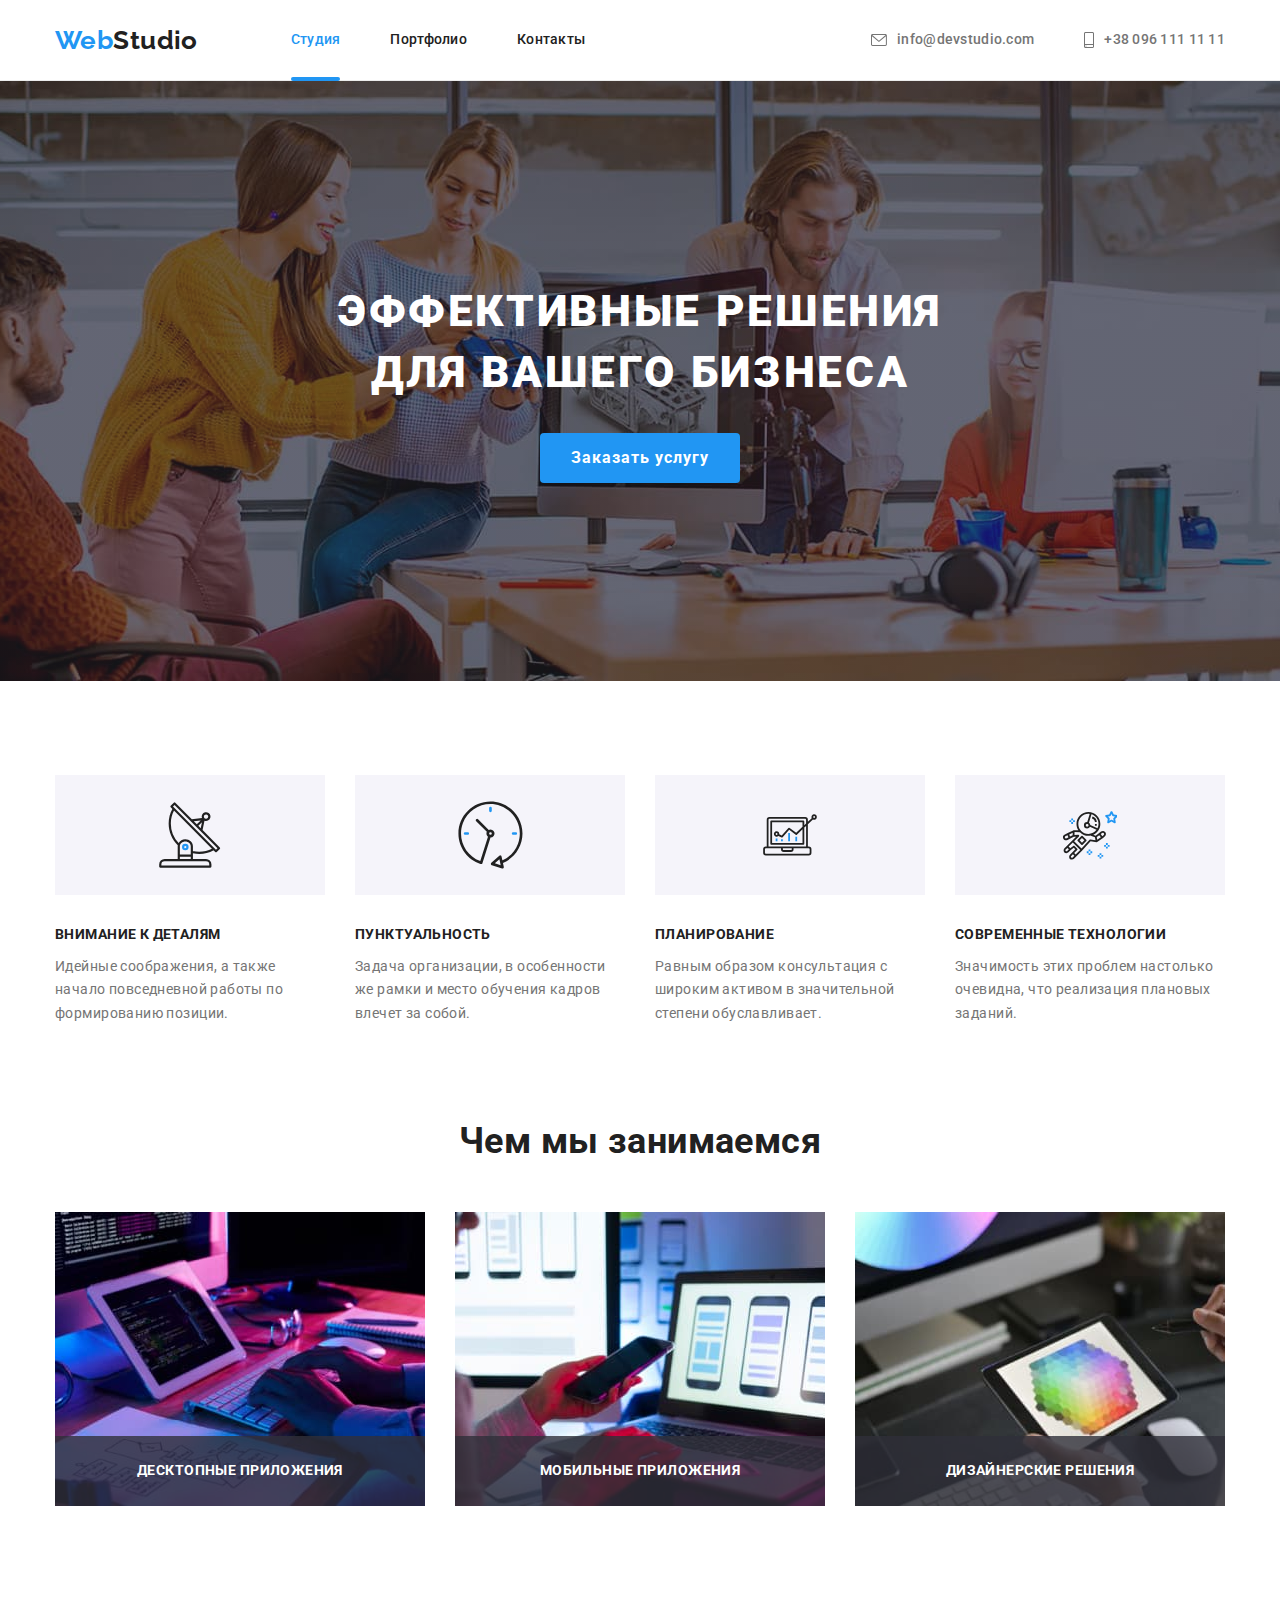
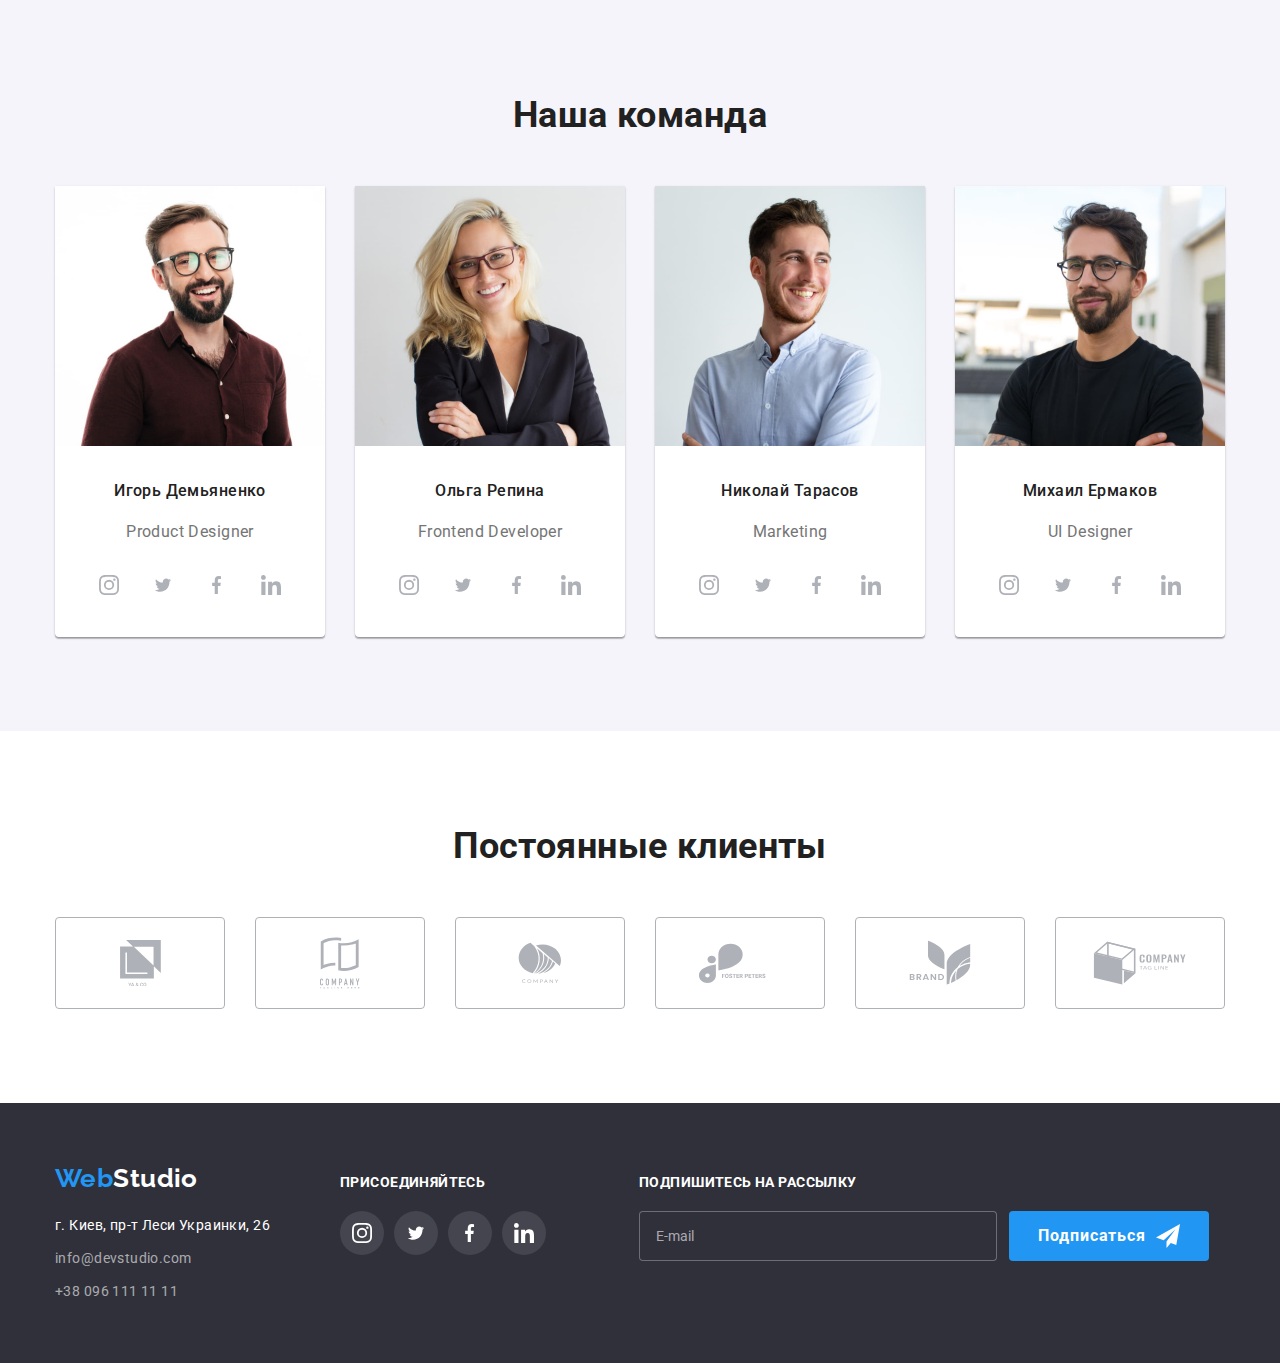
<file: index.html>
<!DOCTYPE html>
<html lang="ru">
<head>
    <meta charset="UTF-8">
    <meta http-equiv="X-UA-Compatible" content="IE=edge">
    <meta name="viewport" content="width=device-width, initial-scale=1.0">
    <title>Document</title>
    <link rel="stylesheet" href="./css/main.min.css" />
</head>
<body>
    <!--Шапка сайта-->
    <header class="page-header">
        <div class="page-header__nav container">
                <nav class="page-header__nav">
                    <a href="./index.html" class="logo">Web<span class="logo--page-header">Studio</span></a>
                    <ul class="site-nav list">
                        <li class="site-nav__item"><a href="./index.html" class="site-nav__link current">Студия</a></li>
                        <li class="site-nav__item"><a href="./portfolio.html" class="site-nav__link">Портфолио</a></li>
                        <li class="site-nav__item"><a href="" class="site-nav__link">Контакты</a></li>
                    </ul>
                </nav>
                
                <ul class="adress-nav list">
                    <li class="adress-nav__item">
                        <a href="mailto:info@devstudio.com" class="adress-nav__link" aria-label="envelope">
                        <svg class="adress-nav__icon" width="16" height="12">
                            <use href="./images/symbol-defs.svg#envelope"></use>
                        </svg> info@devstudio.com</a>
                    </li>
                    <li class="adress-nav__item">
                        <a href="tel:+380961111111" class="adress-nav__link" aria-label="smartphone">
                        <svg class="adress-nav__icon" width="10" height="16">
                            <use href="./images/symbol-defs.svg#smartphone"></use>
                        </svg>+38 096 111 11 11</a>
                    </li>
                </ul>
        </div>
    </header>

    <main>
        <!--Герой-->
        <section class="hero hero__overlay">
            <div class="container">
                <h1 class="hero__title">Эффективные решения для вашего бизнеса</h1>
                <button type="button" class="hero__btn pointer" data-modal-open>Заказать услугу</button>

                <div class="backdrop is-hidden" data-modal>
                    <div class="modal">
                        <button data-modal-close class="modal__btn--close pointer">
                            <svg class="modal__btn-icon" width="11" height="11">
                                <use href="./images/symbol-defs.svg#close"></use>
                            </svg>
                        </button>
                        <p class="modal-form__title">
                            Оставьте свои данные, мы вам перезвоним
                        </p>
                        <form class="modal-form">
                            <span class="modal-form__label">Имя</span>
                            <label class="modal-form__field">
                                <input type="text" name="name" placeholder=" " class="modal-form__input pointer"/>
                                <svg class="modal-form__icon" width="18" height="18">
                                    <use href="./images/symbol-defs.svg#person-black-18dp-1"></use>
                                </svg>
                            </label>
                            <span class="modal-form__label">Телефон</span>
                            <label class="modal-form__field">
                                <input type="tel" name="tel" placeholder=" " class="modal-form__input pointer"/>
                                <svg class="modal-form__icon" width="18" height="18">
                                    <use href="./images/symbol-defs.svg#phone-black-18dp-1"></use>
                                </svg>
                            </label>
                            <span class="modal-form__label">Почта</span>
                            <label class="modal-form__field">
                                <input type="email" name="mail" placeholder=" " class="modal-form__input pointer"/>
                                <svg class="modal-form__icon" width="18" height="18">
                                    <use href="./images/symbol-defs.svg#email-black-18dp-1"></use>
                                </svg>
                            </label>
                            <span class="modal-form__label">Комментарий</span>
                            <label class="modal-form__field">
                                <textarea class="modal-form__comment modal-form__input pointer" name="comment" rows="10" placeholder="Введите текст"></textarea>
                            </label>
                            <label class="modal-form__checkbox-field">
                                <input type="checkbox" name="policy" class="modal-form__checkbox-input"/>
                                <svg class="modal-form__checkbox-icon" width="16" height="15">
                                    <use href="./images/symbol-defs.svg#chek"></use>
                                </svg>
                                <span class="modal-form__checkbox-label">Соглашаюсь с рассылкой и принимаю</span>
                                <a href="./index.html" class="modal-form__contract-link" target="_blank" rel="noopener noreferrer nofolow"
                                    aria-label="conditions of the contract">Условия договора
                                </a>
                            </label>
                            <button type="submit" class="modal-form__btn pointer">
                                Отправить
                            </button>
                        </form>
                    </div>
                </div>
            </div>
        </section>

        <!--Преимущества-->
        <section class="section">
            <div class="container">
                <h2 class="visually-hidden">Преимущества</h2>
                
                <ul class="features list">
                    <li class="features__item">
                        <div class="features__box">
                            <svg width="65.32" height="70">
                                <use href="./images/symbol-defs.svg#antenna-1"></use>
                            </svg>
                        </div>
                        <h3 class="features__title">Внимание к деталям</h3>
                        <p class="features__text">Идейные соображения, а также начало повседневной работы по формированию позиции.</p>
                    </li>
                    <li class="features__item">
                        <div class="features__box">
                            <svg width="66.96" height="70">
                                <use href="./images/symbol-defs.svg#clock-1"></use>
                            </svg>
                        </div>
                        <h3 class="features__title">Пунктуальность</h3>
                        <p class="features__text">Задача организации, в особенности же рамки и место обучения кадров влечет за собой.</p>
                    </li>
                    <li class="features__item">
                        <div class="features__box">
                            <svg width="70" height="53.69">
                                <use href="./images/symbol-defs.svg#diagram-1"></use>
                            </svg>
                        </div>
                        <h3 class="features__title">Планирование</h3>
                        <p class="features__text">Равным образом консультация с широким активом в значительной степени обуславливает.</p>
                    </li>
                    <li class="features__item">
                        <div class="features__box">
                            <svg width="54.83" height="60.66">
                                <use href="./images/symbol-defs.svg#astronaut-1"></use>
                            </svg>
                        </div>
                        <h3 class="features__title">Современные технологии</h3>
                        <p class="features__text">Значимость этих проблем настолько очевидна, что реализация плановых заданий.</p>
                    </li>
                </ul>
            </div>
        </section>

        <!--Примеры работ-->
        <section class="section section-services">
            <div class="container">
                <h2 class="section__title">Чем мы занимаемся</h2>
                
                <ul class="services list">
                    <li class="services__item">
                        <img src="./images/img1.jpg" alt="Десктопные приложения" width="370">
                        <div class="services__thumb">
                            <p class="services__description">Десктопные приложения</p>
                        </div>
                    </li>
                    <li class="services__item">
                        <img src="./images/img2.jpg" alt="Мобильные приложения" width="370">
                        <div class="services__thumb">
                            <p class="services__description">Мобильные приложения</p>
                        </div>
                    </li>
                    <li class="services__item">
                        <img src="./images/img3.jpg" alt="Дизайнерские решения" width="370">
                        <div class="services__thumb">
                            <p class="services__description">Дизайнерские решения</p>
                        </div>
                    </li>
                </ul>
            </div>
        </section>

        <!--Сотрудники-->
        <section class="section section-workers">
            <div class="container">
                <h2 class="section__title">Наша команда</h2>
                
                <ul class="workers list">
                    <li class="workers__item">
                        <img src="./images/img4.jpg" alt="Product Designer" width="270">
                        <div class="workers-card">
                            <h3 class="workers-card__title">Игорь Демьяненко</h3>
                            <p class="workers-card__text">Product Designer</p>
                            <ul class="workers-social list">
                                <li class="workers-social__item">
                                    <a href="./index.html" class="workers-social__link" target="_blank" rel="noopener noreferrer nofolow" aria-label="instagram">
                                        <svg class="workers-social__icon" width="20" height="20">
                                            <use href="./images/symbol-defs.svg#instagram-2"></use>
                                        </svg>
                                    </a>
                                </li>
                                <li class="workers-social__item">
                                    <a href="./index.html" class="workers-social__link" target="_blank" rel="noopener noreferrer nofolow" aria-label="twitter">
                                        <svg class="workers-social__icon" width="20" height="16.25">
                                            <use href="./images/symbol-defs.svg#twitter-1"></use>
                                        </svg>
                                    </a>
                                </li>
                                <li class="workers-social__item">
                                    <a href="./index.html" class="workers-social__link" target="_blank" rel="noopener noreferrer nofolow" aria-label="facebook">
                                        <svg class="workers-social__icon" width="10" height="20">
                                            <use href="./images/symbol-defs.svg#facebook-1"></use>
                                        </svg>
                                    </a>
                                </li>
                                <li class="workers-social__item">
                                    <a href="./index.html" class="workers-social__link" target="_blank" rel="noopener noreferrer nofolow" aria-label="linkedin">
                                        <svg class="workers-social__icon" width="20" height="20">
                                            <use href="./images/symbol-defs.svg#linkedin-1"></use>
                                        </svg>
                                    </a>
                                </li>
                            </ul>
                        </div>
                    </li>
                    <li class="workers__item">
                        <img src="./images/img5.jpg" alt="Frontend Developer" width="270">
                        <div class="workers-card">
                            <h3 class="workers-card__title">Ольга Репина</h3>
                            <p class="workers-card__text"> Frontend Developer</p>
                            <ul class="workers-social list">
                                <li class="workers-social__item">
                                    <a href="./index.html" class="workers-social__link" target="_blank" rel="noopener noreferrer nofolow" aria-label="instagram">
                                        <svg class="workers-social__icon" width="20" height="20">
                                            <use href="./images/symbol-defs.svg#instagram-2"></use>
                                        </svg>
                                    </a>
                                </li>
                                <li class="workers-social__item">
                                    <a href="./index.html" class="workers-social__link" target="_blank" rel="noopener noreferrer nofolow" aria-label="twitter">
                                        <svg class="workers-social__icon" width="20" height="16.25">
                                            <use href="./images/symbol-defs.svg#twitter-1"></use>
                                        </svg>
                                    </a>
                                </li>
                                <li class="workers-social__item">
                                    <a href="./index.html" class="workers-social__link" target="_blank" rel="noopener noreferrer nofolow" aria-label="facebook">
                                        <svg class="workers-social__icon" width="10" height="20">
                                            <use href="./images/symbol-defs.svg#facebook-1"></use>
                                        </svg>
                                    </a>
                                </li>
                                <li class="workers-social__item">
                                    <a href="./index.html" class="workers-social__link" target="_blank" rel="noopener noreferrer nofolow" aria-label="linkedin">
                                        <svg class="workers-social__icon" width="20" height="20">
                                            <use href="./images/symbol-defs.svg#linkedin-1"></use>
                                        </svg>
                                    </a>
                                </li>
                            </ul>
                        </div>
                    </li>
                    <li class="workers__item">
                        <img src="./images/img6.jpg" alt="Marketing" width="270">
                        <div class="workers-card">
                            <h3 class="workers-card__title">Николай Тарасов</h3>
                            <p class="workers-card__text">Marketing</p>
                            <ul class="workers-social list">
                                <li class="workers-social__item">
                                    <a href="./index.html" class="workers-social__link" target="_blank" rel="noopener noreferrer nofolow" aria-label="instagram">
                                        <svg class="workers-social__icon" width="20" height="20">
                                            <use href="./images/symbol-defs.svg#instagram-2"></use>
                                        </svg>
                                    </a>
                                </li>
                                <li class="workers-social__item">
                                    <a href="./index.html" class="workers-social__link" target="_blank" rel="noopener noreferrer nofolow" aria-label="twitter">
                                        <svg class="workers-social__icon" width="20" height="16.25">
                                            <use href="./images/symbol-defs.svg#twitter-1"></use>
                                        </svg>
                                    </a>
                                </li>
                                <li class="workers-social__item">
                                    <a href="./index.html" class="workers-social__link" target="_blank" rel="noopener noreferrer nofolow" aria-label="facebook">
                                        <svg class="workers-social__icon" width="10" height="20">
                                            <use href="./images/symbol-defs.svg#facebook-1"></use>
                                        </svg>
                                    </a>
                                </li>
                                <li class="workers-social__item">
                                    <a href="./index.html" class="workers-social__link" target="_blank" rel="noopener noreferrer nofolow" aria-label="linkedin">
                                        <svg class="workers-social__icon" width="20" height="20">
                                            <use href="./images/symbol-defs.svg#linkedin-1"></use>
                                        </svg>
                                    </a>
                                </li>
                            </ul>
                        </div>
                    </li>
                    <li class="workers__item">
                        <img src="./images/img7.jpg" alt="UI Designer" width="270">
                        <div class="workers-card">
                            <h3 class="workers-card__title">Михаил Ермаков</h3>
                            <p class="workers-card__text">UI Designer</p>
                            <ul class="workers-social list">
                                <li class="workers-social__item">
                                    <a href="./index.html" class="workers-social__link" target="_blank" rel="noopener noreferrer nofolow" aria-label="instagram">
                                        <svg class="workers-social__icon" width="20" height="20">
                                            <use href="./images/symbol-defs.svg#instagram-2"></use>
                                        </svg>
                                    </a>
                                </li>
                                <li class="workers-social__item">
                                    <a href="./index.html" class="workers-social__link" target="_blank" rel="noopener noreferrer nofolow" aria-label="twitter">
                                        <svg class="workers-social__icon" width="20" height="16.25">
                                            <use href="./images/symbol-defs.svg#twitter-1"></use>
                                        </svg>
                                    </a>
                                </li>
                                <li class="workers-social__item">
                                    <a href="./index.html" class="workers-social__link" target="_blank" rel="noopener noreferrer nofolow" aria-label="facebook">
                                        <svg class="workers-social__icon" width="10" height="20">
                                            <use href="./images/symbol-defs.svg#facebook-1"></use>
                                        </svg>
                                    </a>
                                </li>
                                <li class="workers-social__item">
                                    <a href="./index.html" class="workers-social__link" target="_blank" rel="noopener noreferrer nofolow" aria-label="linkedin">
                                        <svg class="workers-social__icon" width="20" height="20">
                                            <use href="./images/symbol-defs.svg#linkedin-1"></use>
                                        </svg>
                                    </a>
                                </li>
                            </ul>
                        </div>
                    </li>
                </ul>
            </div>
        </section>

        <!-- Постоянные клиенты -->
        <section class="section">
            <div class="container">
                <h2 class="section__title">Постоянные клиенты</h2>

                <ul class="customers list">
                    <li class="customers__item">
                        <a href="./index.html" class="customers__link" target="_blank" rel="noopener noreferrer nofolow" aria-label="client-1">
                                <svg class="customers__icon" width="41" height="46.7">
                                    <use href="./images/symbol-defs.svg#client-1"></use>
                                </svg>
                        </a>
                    </li>
                    <li class="customers__item">
                        <a href="./index.html" class="customers__link" target="_blank" rel="noopener noreferrer nofolow" aria-label="client-2">
                            <svg class="customers__icon" width="40" height="52">
                                <use href="./images/symbol-defs.svg#client-2"></use>
                            </svg>
                        </a>
                    </li>
                    <li class="customers__item">
                        <a href="./index.html" class="customers__link" target="_blank" rel="noopener noreferrer nofolow" aria-label="client-3">
                            <svg class="customers__icon" width="43.46" height="41.18">
                                <use href="./images/symbol-defs.svg#client-3"></use>
                            </svg>
                        </a>
                    </li>
                    <li class="customers__item">
                        <a href="./index.html" class="customers__link" target="_blank" rel="noopener noreferrer nofolow" aria-label="client-4">
                            <svg class="customers__icon" width="84.44" height="40.62">
                                <use href="./images/symbol-defs.svg#client-4"></use>
                            </svg>
                        </a>
                    </li>
                    <li class="customers__item">
                        <a href="./index.html" class="customers__link" target="_blank" rel="noopener noreferrer nofolow" aria-label="client-5">
                            <svg class="customers__icon" width="62.54" height="45.43">
                                <use href="./images/symbol-defs.svg#client-5"></use>
                            </svg>
                        </a>
                    </li>
                    <li class="customers__item">
                        <a href="./index.html" class="customers__link" target="_blank" rel="noopener noreferrer nofolow" aria-label="client-6">
                            <svg class="customers__icon" width="93.79" height="43.93">
                                <use href="./images/symbol-defs.svg#client-6"></use>
                            </svg>
                        </a>
                    </li>
                </ul>
            </div>
        </section>
    </main>

    <!-- Футер -->
    <footer class="page-footer">
        <div class="page-footer__wrapper container">
            <div class="page-footer__adress">
                <a href="./index.html" class="logo">Web<span class="logo--page-footer">Studio</span></a>
                <address>
                    <ul class="footer-adress list">
                        <li class="footer-adress__item">
                            <p class="footer-adress__text">г. Киев, пр-т Леси Украинки, 26</p>
                        </li>
                        <li class="footer-adress__item">
                            <a href="mailto:info@devstudio.com" class="footer-adress__link">info@devstudio.com</a>
                        </li>
                        <li class="footer-adress__item">
                            <a href="tel:+380961111111" class="footer-adress__link">+38 096 111 11 11</a>
                        </li>
                    </ul>
                </address>
            </div>
            <div class="page-footer__social">
                <p class="page-footer__text">присоединяйтесь</p>
                <ul class="footer-social list">
                    <li class="footer-social__item">
                        <a href="./index.html" class="footer-social__link" target="_blank" rel="noopener noreferrer nofolow"
                            aria-label="instagram">
                            <svg class="footer-social__icon" width="20" height="20">
                                <use href="./images/symbol-defs.svg#instagram-2"></use>
                            </svg>
                        </a>
                    </li>
                    <li class="footer-social__item">
                        <a href="./index.html" class="footer-social__link" target="_blank" rel="noopener noreferrer nofolow"
                            aria-label="twitter">
                            <svg class="footer-social__icon" width="20" height="16.25">
                                <use href="./images/symbol-defs.svg#twitter-1"></use>
                            </svg>
                        </a>
                    </li>
                    <li class="footer-social__item">
                        <a href="./index.html" class="footer-social__link" target="_blank" rel="noopener noreferrer nofolow"
                            aria-label="facebook">
                            <svg class="footer-social__icon" width="10" height="20">
                                <use href="./images/symbol-defs.svg#facebook-1"></use>
                            </svg>
                        </a>
                    </li>
                    <li class="footer-social__item">
                        <a href="./index.html" class="footer-social__link" target="_blank" rel="noopener noreferrer nofolow"
                            aria-label="linkedin">
                            <svg class="footer-social__icon" width="20" height="20">
                                <use href="./images/symbol-defs.svg#linkedin-1"></use>
                            </svg>
                        </a>
                    </li>
                </ul>
            </div>
            <div class="page-footer__form">
                <p class="page-footer__text">Подпишитесь на рассылку</p>
                <form class="footer-form">
                    <label class="footer-form__field">
                        <input type="email" name="mail" id="mail" placeholder="E-mail" class="footer-form__input pointer" />
                    </label>
                    <button type="submit" class="footer-form__btn pointer">Подписаться
                        <svg class="footer-form__icon" width="24" height="24">
                            <use href="./images/symbol-defs.svg#icon-send"></use>
                        </svg>
                    </button>
                </form>
            </div>
        </div>
    </footer>
    <script src="./js/modal.js"></script>
</body>
</html>
</file>
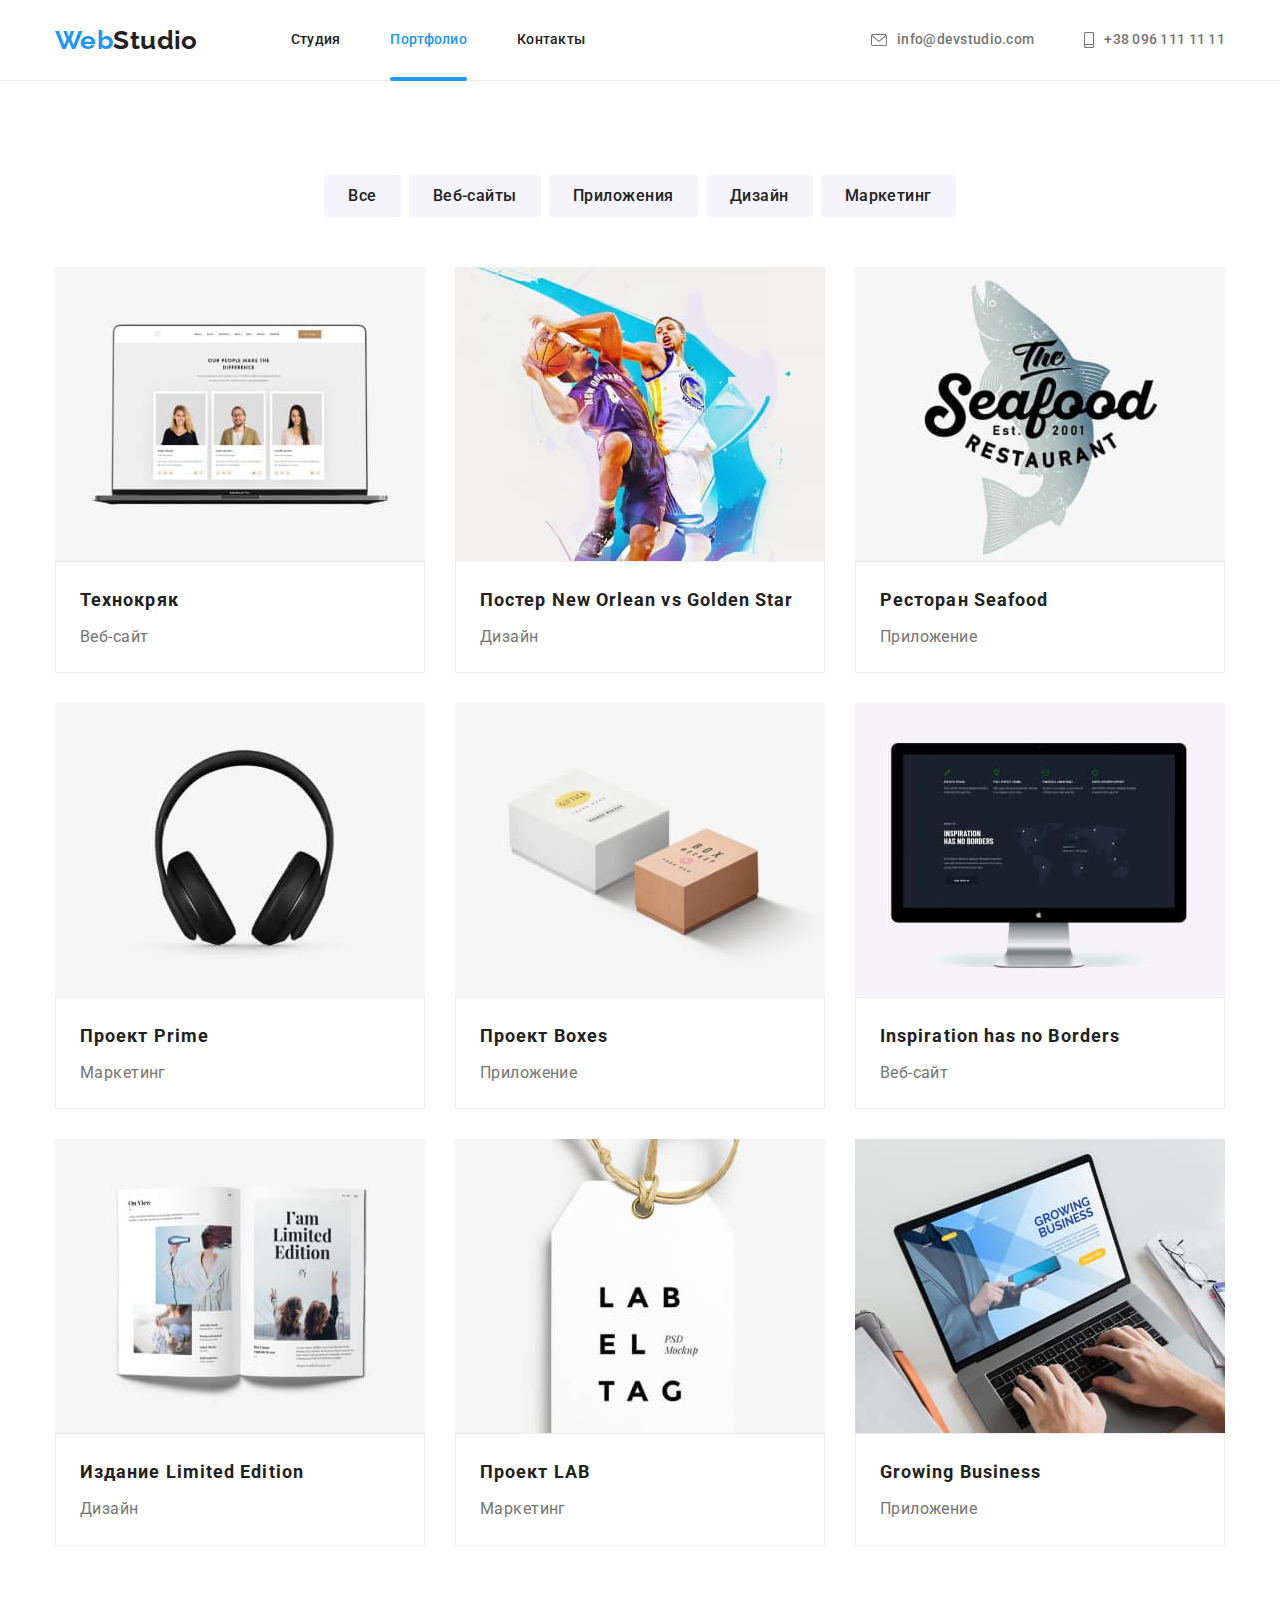
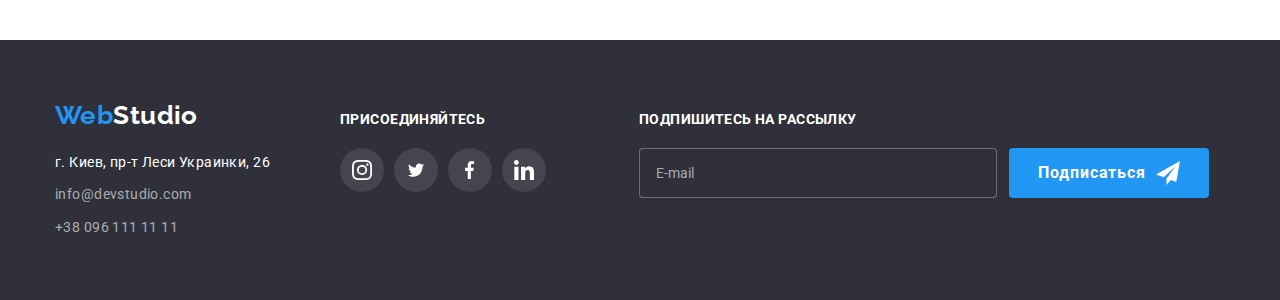
<file: portfolio.html>
<!DOCTYPE html>
<html lang="ru">

<head>
    <meta charset="UTF-8">
    <meta http-equiv="X-UA-Compatible" content="IE=edge">
    <meta name="viewport" content="width=device-width, initial-scale=1.0">
    <title>Document</title>
    <link rel="stylesheet" href="./css/portfolio.min.css" />
</head>

<body>
    <!--Шапка сайта-->
    <header class="page-header">
        <div class="page-header__nav container">
            <nav class="page-header__nav">
                <a href="./index.html" class="logo">Web<span class="logo--page-header">Studio</span></a>
                <ul class="site-nav list">
                    <li class="site-nav__item"><a href="./index.html" class="site-nav__link">Студия</a></li>
                    <li class="site-nav__item"><a href="./portfolio.html" class="site-nav__link current">Портфолио</a></li>
                    <li class="site-nav__item"><a href="" class="site-nav__link">Контакты</a></li>
                </ul>
            </nav>
    
            <ul class="adress-nav list">
                <li class="adress-nav__item">
                    <a href="mailto:info@devstudio.com" class="adress-nav__link" aria-label="envelope">
                        <svg class="adress-nav__icon" width="16" height="12">
                            <use href="./images/symbol-defs.svg#envelope"></use>
                        </svg> info@devstudio.com</a>
                </li>
                <li class="adress-nav__item">
                    <a href="tel:+380961111111" class="adress-nav__link" aria-label="smartphone">
                        <svg class="adress-nav__icon" width="10" height="16">
                            <use href="./images/symbol-defs.svg#smartphone"></use>
                        </svg>+38 096 111 11 11</a>
                </li>
            </ul>
        </div>
    </header>

    <!-- Портфолио -->
    <main>
        <section class="section-filter">
            <div class="container">
                <h1 class="visually-hidden">Примеры наших проектов</h1>
                
                <nav>
                    <ul class="filter-nav list">
                        <li class="filter-nav__item"><button type="button" class="filter-nav__btn pointer">Все</button></li>
                        <li class="filter-nav__item"><button type="button" class="filter-nav__btn pointer">Веб-сайты</button></li>
                        <li class="filter-nav__item"><button type="button" class="filter-nav__btn pointer">Приложения</button></li>
                        <li class="filter-nav__item"><button type="button" class="filter-nav__btn pointer">Дизайн</button></li>
                        <li class="filter-nav__item"><button type="button" class="filter-nav__btn pointer">Маркетинг</button></li>
                    </ul>
                </nav>
                
                <ul class="examples list">
                    <li class="examples__item">
                        <a href="" class="examples-card__link">
                            <div class="examples-card">
                                <img src="./images/img-portfolio1.jpg" alt="Технокряк" width="370">
                                <div class="examples-card__overlay">
                                    <p class="examples-card__description">
                                        Ресурс предлагает комплексные предложения с разным уровнем функционала и сервисов. Все это позволит посетителю
                                        получить исчерпывающие сведения <br> о компании или частном лице.
                                    </p>
                                </div>
                            </div>
                            <div class="examples-card__wrapper">
                                <h2 class="examples-card__wrapper-title">Технокряк</h2>
                                <p class="examples-card__wrapper-text">Веб-сайт</p>
                            </div>
                        </a>
                    </li>
                    <li class="examples__item">
                        <a href="" class="examples-card__link">
                            <div class="examples-card">
                                <img src="./images/img-portfolio2.jpg" alt="Постер New Orlean vs Golden Star" width="370">
                                <div class="examples-card__overlay">
                                    <p class="examples-card__description">
                                        Ресурс предлагает комплексные предложения с разным уровнем функционала и сервисов. Все это позволит посетителю
                                        получить исчерпывающие сведения <br> о компании или частном лице.
                                    </p>
                                </div>
                            </div>
                            <div class="examples-card__wrapper">
                                <h2 class="examples-card__wrapper-title">Постер New Orlean vs Golden Star</h2>
                                <p class="examples-card__wrapper-text">Дизайн</p>
                            </div>
                        </a>
                    </li>
                    <li class="examples__item">
                        <a href="" class="examples-card__link">
                            <div class="examples-card">
                                <img src="./images/img-portfolio3.jpg" alt="Ресторан Seafood" width="370">
                                <div class="examples-card__overlay">
                                    <p class="examples-card__description">
                                        Ресурс предлагает комплексные предложения с разным уровнем функционала и сервисов. Все это позволит посетителю
                                        получить исчерпывающие сведения <br> о компании или частном лице.
                                    </p>
                                </div>
                            </div>
                            <div class="examples-card__wrapper">
                                <h2 class="examples-card__wrapper-title">Ресторан Seafood</h2>
                                <p class="examples-card__wrapper-text">Приложение</p>
                            </div>
                        </a>
                    </li>
                    <li class="examples__item">
                        <a href="" class="examples-card__link">
                            <div class="examples-card">
                                <img src="./images/img-portfolio4.jpg" alt="Проект Prime" width="370">
                                <div class="examples-card__overlay">
                                    <p class="examples-card__description">
                                        Ресурс предлагает комплексные предложения с разным уровнем функционала и сервисов. Все это позволит посетителю
                                        получить исчерпывающие сведения <br> о компании или частном лице.
                                    </p>
                                </div>
                            </div>
                            <div class="examples-card__wrapper">
                                <h2 class="examples-card__wrapper-title">Проект Prime</h2>
                                <p class="examples-card__wrapper-text">Маркетинг</p>
                            </div>
                        </a>
                    </li>
                    <li class="examples__item">
                        <a href="" class="examples-card__link">
                            <div class="examples-card">
                                <img src="./images/img-portfolio5.jpg" alt="Проект Boxes" width="370">
                                <div class="examples-card__overlay">
                                    <p class="examples-card__description">
                                        Ресурс предлагает комплексные предложения с разным уровнем функционала и сервисов. Все это позволит посетителю
                                        получить исчерпывающие сведения <br> о компании или частном лице.
                                    </p>
                                </div>
                            </div>
                            <div class="examples-card__wrapper">
                                <h2 class="examples-card__wrapper-title">Проект Boxes</h2>
                                <p class="examples-card__wrapper-text">Приложение</p>
                            </div>
                        </a>
                    </li>
                    <li class="examples__item">
                        <a href="" class="examples-card__link">
                            <div class="examples-card">
                                <img src="./images/img-portfolio6.jpg" alt="Inspiration has no Borders" width="370">
                                <div class="examples-card__overlay">
                                    <p class="examples-card__description">
                                        Ресурс предлагает комплексные предложения с разным уровнем функционала и сервисов. Все это позволит посетителю
                                        получить исчерпывающие сведения <br> о компании или частном лице.
                                    </p>
                                </div>
                            </div>
                            <div class="examples-card__wrapper">
                                <h2 class="examples-card__wrapper-title">Inspiration has no Borders</h2>
                                <p class="examples-card__wrapper-text">Веб-сайт</p>
                            </div>
                        </a>
                    </li>
                    <li class="examples__item">
                        <a href="" class="examples-card__link">
                            <div class="examples-card">
                                <img src="./images/img-portfolio7.jpg" alt="Издание Limited Edition" width="370">
                                <div class="examples-card__overlay">
                                    <p class="examples-card__description">
                                        Ресурс предлагает комплексные предложения с разным уровнем функционала и сервисов. Все это позволит посетителю
                                        получить исчерпывающие сведения <br> о компании или частном лице.
                                    </p>
                                </div>
                            </div>
                            <div class="examples-card__wrapper">
                                <h2 class="examples-card__wrapper-title">Издание Limited Edition</h2>
                                <p class="examples-card__wrapper-text">Дизайн</p>
                            </div>
                        </a>
                    </li>
                    <li class="examples__item">
                        <a href="" class="examples-card__link">
                            <div class="examples-card">
                                <img src="./images/img-portfolio8.jpg" alt="Проект LAB" width="370">
                                <div class="examples-card__overlay">
                                    <p class="examples-card__description">
                                        Ресурс предлагает комплексные предложения с разным уровнем функционала и сервисов. Все это позволит посетителю
                                        получить исчерпывающие сведения <br> о компании или частном лице.
                                    </p>
                                </div>
                            </div>
                            <div class="examples-card__wrapper">
                                <h2 class="examples-card__wrapper-title">Проект LAB</h2>
                                <p class="examples-card__wrapper-text">Маркетинг</p>
                            </div>
                        </a>
                    </li>
                    <li class="examples__item">
                        <a href="" class="examples-card__link">
                            <div class="examples-card">
                                <img src="./images/img-portfolio9.jpg" alt="Growing Business" width="370">
                                <div class="examples-card__overlay">
                                    <p class="examples-card__description">
                                        Ресурс предлагает комплексные предложения с разным уровнем функционала и сервисов. Все это позволит посетителю
                                        получить исчерпывающие сведения <br> о компании или частном лице.
                                    </p>
                                </div>
                            </div>
                            <div class="examples-card__wrapper">
                                <h2 class="examples-card__wrapper-title">Growing Business</h2>
                            <p class="examples-card__wrapper-text">Приложение</p>
                            </div>
                        </a>
                    </li>
                </ul>
            </div>
        </section>
      
    </main>

    <!-- Футер -->
    <footer class="page-footer">
        <div class="page-footer__wrapper container">
            <div class="page-footer__adress">
                <a href="./index.html" class="logo">Web<span class="logo--page-footer">Studio</span></a>
                <address>
                    <ul class="footer-adress list">
                        <li class="footer-adress__item">
                            <p class="footer-adress__text">г. Киев, пр-т Леси Украинки, 26</p>
                        </li>
                        <li class="footer-adress__item">
                           <a href="mailto:info@devstudio.com" class="footer-adress__link">info@devstudio.com</a>
                        </li>
                        <li class="footer-adress__item">
                            <a href="tel:+380961111111" class="footer-adress__link">+38 096 111 11 11</a>
                        </li>
                    </ul>
                </address>
            </div>
            <div class="page-footer__social">
                <p class="page-footer__text">присоединяйтесь</p>
                <ul class="footer-social list">
                    <li class="footer-social__item">
                        <a href="./index.html" class="footer-social__link" target="_blank" rel="noopener noreferrer nofolow"
                            aria-label="instagram">
                            <svg class="footer-social__icon" width="20" height="20">
                                <use href="./images/symbol-defs.svg#instagram-2"></use>
                            </svg>
                        </a>
                    </li>
                    <li class="footer-social__item">
                        <a href="./index.html" class="footer-social__link" target="_blank" rel="noopener noreferrer nofolow"
                            aria-label="twitter">
                            <svg class="footer-social__icon" width="20" height="16.25">
                                <use href="./images/symbol-defs.svg#twitter-1"></use>
                            </svg>
                        </a>
                    </li>
                    <li class="footer-social__item">
                        <a href="./index.html" class="footer-social__link" target="_blank" rel="noopener noreferrer nofolow"
                            aria-label="facebook">
                            <svg class="footer-social__icon" width="10" height="20">
                                <use href="./images/symbol-defs.svg#facebook-1"></use>
                            </svg>
                        </a>
                    </li>
                    <li class="footer-social__item">
                        <a href="./index.html" class="footer-social__link" target="_blank" rel="noopener noreferrer nofolow"
                            aria-label="linkedin">
                            <svg class="footer-social__icon" width="20" height="20">
                                <use href="./images/symbol-defs.svg#linkedin-1"></use>
                            </svg>
                        </a>
                    </li>
                </ul>
            </div>
            <div class="page-footer__form">
                <p class="page-footer__text">Подпишитесь на рассылку</p>
                <form class="footer-form">
                    <label class="footer-form__field">
                        <input type="email" name="mail" id="mail" placeholder="E-mail" class="footer-form__input pointer" />
                    </label>
                    <button type="submit" class="footer-form__btn pointer">Подписаться
                        <svg class="footer-form__icon" width="24" height="24">
                            <use href="./images/symbol-defs.svg#icon-send"></use>
                        </svg>
                    </button>
                </form>
            </div>
        </div>
    </footer>
</body>

</html>
</file>
<file: css/main.min.css>
/*! modern-normalize v1.1.0 | MIT License | https://github.com/sindresorhus/modern-normalize */@import url("https://fonts.googleapis.com/css2?family=Raleway:wght@700&family=Roboto:wght@400;500;700;900&display=swap");*,::before,::after{-webkit-box-sizing:border-box;box-sizing:border-box}html{line-height:1.15;-webkit-text-size-adjust:100%;-moz-tab-size:4;-o-tab-size:4;tab-size:4}body{margin:0;font-family:system-ui,-apple-system,"Segoe UI",Roboto,Helvetica,Arial,sans-serif,"Apple Color Emoji","Segoe UI Emoji"}hr{height:0;color:inherit}abbr[title]{-webkit-text-decoration:underline dotted;text-decoration:underline dotted}b,strong{font-weight:bolder}code,kbd,samp,pre{font-family:ui-monospace, SFMono-Regular, Consolas, 'Liberation Mono', Menlo, monospace;font-size:1em}small{font-size:80%}sub,sup{font-size:75%;line-height:0;position:relative;vertical-align:baseline}sub{bottom:-0.25em}sup{top:-0.5em}table{text-indent:0;border-color:inherit}button,input,optgroup,select,textarea{font-family:inherit;font-size:100%;line-height:1.15;margin:0}button,select{text-transform:none}button,[type='button'],[type='reset'],[type='submit']{-webkit-appearance:button}::-moz-focus-inner{border-style:none;padding:0}:-moz-focusring{outline:1px dotted ButtonText}:-moz-ui-invalid{box-shadow:none}legend{padding:0}progress{vertical-align:baseline}::-webkit-inner-spin-button,::-webkit-outer-spin-button{height:auto}[type='search']{-webkit-appearance:textfield;outline-offset:-2px}::-webkit-search-decoration{-webkit-appearance:none}::-webkit-file-upload-button{-webkit-appearance:button;font:inherit}summary{display:list-item}body{color:#757575;font-size:14px;font-family:"Roboto",sans-serif;letter-spacing:0.03em;background-color:#fff}h1,h2,h3,h4,h5,h6,p{margin:0}img{display:block;max-width:100%;height:auto}.container{width:1200px;padding-left:15px;padding-right:15px;margin:0 auto}.section{padding:94px 0}.section__title{margin:0 auto 50px;color:#212121;font-weight:700;font-size:36px;line-height:1.17;text-align:center}.visually-hidden{position:absolute;width:1px;height:1px;margin:-1px;border:0;padding:0;white-space:nowrap;-webkit-clip-path:inset(100%);clip-path:inset(100%);clip:rect(0 0 0 0);overflow:hidden}.list{padding:0;margin:0;list-style:none}.pointer{cursor:pointer}.logo{color:#2196f3;font-family:"Raleway",sans-serif;font-weight:700;font-size:26px;line-height:1.19;text-decoration:none}.logo--page-header{color:#212121}.logo--page-footer{color:#fff}.hero__btn,.modal-form__btn,.footer-form__btn{display:-webkit-box;display:-ms-flexbox;display:flex;-webkit-box-align:center;-ms-flex-align:center;align-items:center;-webkit-box-pack:center;-ms-flex-pack:center;justify-content:center;width:200px;height:50px;color:#fff;font-family:inherit;font-weight:700;font-size:16px;line-height:1.88;letter-spacing:0.06em;text-align:center;background-color:#2196f3;border:0 solid transparent;border-radius:4px;-webkit-transition:-webkit-box-shadow 250ms cubic-bezier(0.4, 0, 0.2, 1);transition:-webkit-box-shadow 250ms cubic-bezier(0.4, 0, 0.2, 1);transition:box-shadow 250ms cubic-bezier(0.4, 0, 0.2, 1);transition:box-shadow 250ms cubic-bezier(0.4, 0, 0.2, 1), -webkit-box-shadow 250ms cubic-bezier(0.4, 0, 0.2, 1)}.hero__btn:hover,.modal-form__btn:hover,.footer-form__btn:hover,.hero__btn:focus,.modal-form__btn:focus,.footer-form__btn:focus{-webkit-box-shadow:0px 4px 4px rgba(0,0,0,0.15);box-shadow:0px 4px 4px rgba(0,0,0,0.15)}.page-header{border-bottom:1px solid #ececec}.page-header__nav{display:-webkit-box;display:-ms-flexbox;display:flex;-webkit-box-align:center;-ms-flex-align:center;align-items:center}.site-nav{display:-webkit-box;display:-ms-flexbox;display:flex;margin-left:93px}.site-nav__item:not(:last-child){margin-right:50px}.site-nav__link{display:block;padding:32px 0 32px 0;color:#212121;font-weight:500;line-height:1.14;letter-spacing:0.02em;text-decoration:none;-webkit-transition:color 250ms cubic-bezier(0.4, 0, 0.2, 1);transition:color 250ms cubic-bezier(0.4, 0, 0.2, 1)}.site-nav__link:hover,.site-nav__link:focus{color:#2196f3}.site-nav__link.current{position:relative;color:#2196f3}.site-nav__link.current::after{content:'';position:absolute;bottom:-1px;left:0;display:block;width:100%;height:4px;background-color:#2196f3;border-radius:2px}.adress-nav{display:-webkit-box;display:-ms-flexbox;display:flex;margin-left:auto}.adress-nav__item:not(:last-child){margin-right:50px}.adress-nav__link{display:-webkit-box;display:-ms-flexbox;display:flex;-webkit-box-align:center;-ms-flex-align:center;align-items:center;color:#757575;font-weight:500;line-height:1.4;letter-spacing:0.02em;text-decoration:none;-webkit-transition:color 250ms cubic-bezier(0.4, 0, 0.2, 1);transition:color 250ms cubic-bezier(0.4, 0, 0.2, 1)}.adress-nav__link:hover,.adress-nav__link:focus{color:#2196f3}.adress-nav__icon{margin-right:10px;fill:currentColor}.hero{padding:200px 0 200px 0;background-color:rgba(47,48,58,0.4)}.hero__overlay{max-width:1600px;height:600px;margin:0 auto 0 auto;background-image:-webkit-gradient(linear, left top, left bottom, from(rgba(47,48,58,0.4)), to(rgba(47,48,58,0.4))),url(../images/Img.jpg);background-image:linear-gradient(rgba(47,48,58,0.4), rgba(47,48,58,0.4)),url(../images/Img.jpg);background-repeat:no-repeat;background-position:center;background-size:cover}.hero__title{margin:0 auto 30px;width:696px;color:#fff;font-weight:900;font-size:44px;line-height:1.39;text-align:center;letter-spacing:0.06em;text-transform:uppercase}.hero__btn{margin:0 auto 0}.backdrop{position:fixed;z-index:1;top:0;left:0;width:100%;height:100%;background-color:rgba(0,0,0,0.2);opacity:1;-webkit-transition:opacity 250ms cubic-bezier(0.4, 0, 0.2, 1);transition:opacity 250ms cubic-bezier(0.4, 0, 0.2, 1)}.backdrop.is-hidden{visibility:hidden;opacity:0;pointer-events:none}.backdrop.is-hidden .modal{-webkit-transform:translate(-50%, -50%) scale(1.1);transform:translate(-50%, -50%) scale(1.1)}.modal{position:absolute;top:50%;left:50%;width:528px;padding:40px;background-color:#fff;border-radius:4px;-webkit-box-shadow:0px 2px 1px 0px rgba(0,0,0,0.2),0px 1px 3px 0px rgba(0,0,0,0.12),0px 1px 1px 0px rgba(0,0,0,0.14);box-shadow:0px 2px 1px 0px rgba(0,0,0,0.2),0px 1px 3px 0px rgba(0,0,0,0.12),0px 1px 1px 0px rgba(0,0,0,0.14);-webkit-transform:translate(-50%, -50%) scale(1);transform:translate(-50%, -50%) scale(1);-webkit-transition:-webkit-transform 250ms cubic-bezier(0.4, 0, 0.2, 1);transition:-webkit-transform 250ms cubic-bezier(0.4, 0, 0.2, 1);transition:transform 250ms cubic-bezier(0.4, 0, 0.2, 1);transition:transform 250ms cubic-bezier(0.4, 0, 0.2, 1), -webkit-transform 250ms cubic-bezier(0.4, 0, 0.2, 1)}.modal__btn--close{position:absolute;top:0;right:0;display:-webkit-box;display:-ms-flexbox;display:flex;-webkit-box-pack:center;-ms-flex-pack:center;justify-content:center;-webkit-box-align:center;-ms-flex-align:center;align-items:center;width:30px;height:30px;background-color:#fff;border-radius:50%;border:1px solid rgba(0,0,0,0.1);-webkit-transform:translate(-8px, 8px);transform:translate(-8px, 8px);-webkit-transition:color 250ms cubic-bezier(0.4, 0, 0.2, 1);transition:color 250ms cubic-bezier(0.4, 0, 0.2, 1)}.modal__btn--close:hover,.modal__btn--close:focus{color:#2196f3}.modal__btn-icon{fill:currentColor}.modal-form{display:-webkit-box;display:-ms-flexbox;display:flex;-webkit-box-align:center;-ms-flex-align:center;align-items:center;-webkit-box-orient:vertical;-webkit-box-direction:normal;-ms-flex-direction:column;flex-direction:column}.modal-form__title{margin-bottom:30px;color:#212121;font-weight:700;font-size:20px;line-height:1.15;text-align:center}.modal-form__label{margin:0 auto 4px 0}.modal-form__field{position:relative}.modal-form__field input{margin-bottom:10px;padding-left:42px;width:448px;height:40px;color:#757575;font-size:12px;line-height:1.17;background-color:#fff;border-radius:4px;border:1px solid rgba(33,33,33,0.2);-webkit-transition:outline 250ms cubic-bezier(0.4, 0, 0.2, 1);transition:outline 250ms cubic-bezier(0.4, 0, 0.2, 1)}.modal-form__field:focus-within>.modal-form__icon{fill:#2196f3}.modal-form__input:focus{border:1px solid #2196f3;outline:none}.modal-form__icon{position:absolute;top:11px;left:12px;width:18px;height:18px;-webkit-transition:outline 250ms cubic-bezier(0.4, 0, 0.2, 1);transition:outline 250ms cubic-bezier(0.4, 0, 0.2, 1)}.modal-form__comment{margin-bottom:20px;padding:12px 16px;width:448px;height:120px;color:rgba(117,117,117,0.5);font-size:12px;line-height:1.17;letter-spacing:0.01em;background-color:#fff;border-radius:4px;border:1px solid rgba(33,33,33,0.2);-webkit-transition:outline 250ms cubic-bezier(0.4, 0, 0.2, 1);transition:outline 250ms cubic-bezier(0.4, 0, 0.2, 1);resize:none}.modal-form__checkbox-field{display:-webkit-box;display:-ms-flexbox;display:flex;-webkit-box-align:center;-ms-flex-align:center;align-items:center;-webkit-box-pack:center;-ms-flex-pack:center;justify-content:center;margin-bottom:30px}.modal-form__checkbox-input{-webkit-appearance:none;-moz-appearance:none;appearance:none;outline:none}.modal-form__checkbox-label{margin:0 4px 0 9px;color:#757575;line-height:1.71}.modal-form__contract-link{color:#2196f3;border-bottom:1px solid #2196f3;text-decoration:none}.modal-form__checkbox-icon{display:block;width:16px;height:15px;border-radius:2px;border:2px solid #212121;-webkit-transition:border-color 250ms cubic-bezier(0.4, 0, 0.2, 1),background-color 250ms cubic-bezier(0.4, 0, 0.2, 1);transition:border-color 250ms cubic-bezier(0.4, 0, 0.2, 1),background-color 250ms cubic-bezier(0.4, 0, 0.2, 1)}.modal-form__checkbox-input:checked:focus+.modal-form__checkbox-icon{border-color:transparent;background-color:#2196f3}.features{display:-webkit-box;display:-ms-flexbox;display:flex;-ms-flex-wrap:wrap;flex-wrap:wrap}.features__box{display:-webkit-box;display:-ms-flexbox;display:flex;height:120px;margin-bottom:30px;-webkit-box-pack:center;-ms-flex-pack:center;justify-content:center;-webkit-box-align:center;-ms-flex-align:center;align-items:center;background-color:#f5f4fa}.features__item{width:calc((100% - 90px) / 4);margin-right:30px}.features__item:nth-child(4n){margin-right:0}.features__title{margin-bottom:10px;color:#212121;font-weight:700;font-size:14px;line-height:1.4;text-transform:uppercase}.features__text{line-height:1.7}.section-services{padding-top:0}.services{display:-webkit-box;display:-ms-flexbox;display:flex;-ms-flex-wrap:wrap;flex-wrap:wrap}.services__item{position:relative;width:calc((100% - 60) / 3);margin-right:30px}.services__item:nth-child(3n){margin-right:0}.services__thumb{position:absolute;bottom:0;left:0;display:-webkit-box;display:-ms-flexbox;display:flex;-webkit-box-pack:center;-ms-flex-pack:center;justify-content:center;-webkit-box-align:center;-ms-flex-align:center;align-items:center;width:100%;height:70px;background-color:rgba(47,48,58,0.8)}.services__description{color:#fff;font-weight:700;line-height:1.4;text-transform:uppercase}.section-workers{background-color:#f5f4fa}.workers{display:-webkit-box;display:-ms-flexbox;display:flex;-ms-flex-wrap:wrap;flex-wrap:wrap}.workers__item{width:calc((100% - 90px) / 4);margin-right:30px;background-color:#fff;border-radius:0px 0px 4px 4px;-webkit-box-shadow:0px 1px 3px rgba(0,0,0,0.12),0px 1px 1px rgba(0,0,0,0.14),0px 2px 1px rgba(0,0,0,0.2);box-shadow:0px 1px 3px rgba(0,0,0,0.12),0px 1px 1px rgba(0,0,0,0.14),0px 2px 1px rgba(0,0,0,0.2)}.workers__item:nth-child(4n){margin-right:0}.workers-card{padding:30px 32px}.workers-card__title{margin-bottom:10px;color:#212121;font-weight:500;font-size:16px;line-height:1.9;text-align:center}.workers-card__text{margin-bottom:16px;font-size:16px;line-height:1.9;text-align:center}.workers-social{display:-webkit-box;display:-ms-flexbox;display:flex}.workers-social__item{margin-right:10px}.workers-social__item:nth-child(4n){margin-right:0}.workers-social__link{display:-webkit-box;display:-ms-flexbox;display:flex;-webkit-box-pack:center;-ms-flex-pack:center;justify-content:center;-webkit-box-align:center;-ms-flex-align:center;align-items:center;width:44px;height:44px;color:#afb1b8;background-color:#fff;border-radius:50%;-webkit-transition:background-color 250ms cubic-bezier(0.4, 0, 0.2, 1),color 250ms cubic-bezier(0.4, 0, 0.2, 1);transition:background-color 250ms cubic-bezier(0.4, 0, 0.2, 1),color 250ms cubic-bezier(0.4, 0, 0.2, 1)}.workers-social__icon{fill:currentColor}.workers-social__link:hover{color:#fff;background-color:#2196f3}.customers{display:-webkit-box;display:-ms-flexbox;display:flex}.customers__item{width:calc((100% - 150px) / 6);margin-right:30px}.customers__item:nth-child(6n){margin-right:0}.customers__link{display:-webkit-box;display:-ms-flexbox;display:flex;-webkit-box-pack:center;-ms-flex-pack:center;justify-content:center;-webkit-box-align:center;-ms-flex-align:center;align-items:center;width:170px;height:92px;padding:16px 32px;color:#afb1b8;background-color:#fff;border:1px solid #afb1b8;border-radius:4px;-webkit-transition:background-color 250ms cubic-bezier(0.4, 0, 0.2, 1),color 250ms cubic-bezier(0.4, 0, 0.2, 1),border 250ms cubic-bezier(0.4, 0, 0.2, 1);transition:background-color 250ms cubic-bezier(0.4, 0, 0.2, 1),color 250ms cubic-bezier(0.4, 0, 0.2, 1),border 250ms cubic-bezier(0.4, 0, 0.2, 1)}.customers__icon{fill:currentColor}.customers__link:hover{color:#2196f3;background-color:#fff;border:1px solid #2196f3}.page-footer{padding:60px 0;background-color:#2f303a}.page-footer__wrapper{display:-webkit-box;display:-ms-flexbox;display:flex;-webkit-box-align:baseline;-ms-flex-align:baseline;align-items:baseline}.page-footer__adress{margin-right:70px}.page-footer__social{margin-right:93px}.page-footer__form{margin-right:0}.page-footer__text{margin-bottom:20px;color:#fff;font-weight:700;line-height:1.14;text-transform:uppercase}.footer-adress{margin-top:20px}.footer-adress__link{color:rgba(255,255,255,0.6);font-style:normal;line-height:1.7;text-decoration:none;-webkit-transition:color 250ms cubic-bezier(0.4, 0, 0.2, 1);transition:color 250ms cubic-bezier(0.4, 0, 0.2, 1)}.footer-adress__text{color:#fff;font-style:normal;line-height:1.7}.footer-adress__item{margin-bottom:9px}.footer-adress__item:nth-child(3n){margin-bottom:0}.footer-adress__link:hover,.footer-adress__link:focus{color:#2196f3}.footer-social{display:-webkit-box;display:-ms-flexbox;display:flex}.footer-social__item{margin-right:10px}.footer-social__item:nth-child(4n){margin-right:0}.footer-social__link{display:-webkit-box;display:-ms-flexbox;display:flex;-webkit-box-align:center;-ms-flex-align:center;align-items:center;-webkit-box-pack:center;-ms-flex-pack:center;justify-content:center;width:44px;height:44px;color:#fff;background-color:rgba(255,255,255,0.1);border-radius:50%;-webkit-transition:background-color 250ms cubic-bezier(0.4, 0, 0.2, 1);transition:background-color 250ms cubic-bezier(0.4, 0, 0.2, 1)}.footer-social__icon{fill:currentColor}.footer-social__link:hover{background-color:#2196f3}.footer-form{display:-webkit-box;display:-ms-flexbox;display:flex}.footer-form__field{display:-webkit-box;display:-ms-flexbox;display:flex}.footer-form__field input{margin-right:12px;padding:15px 16px;width:358px;height:50px;color:rgba(255,255,255,0.6);background-color:#2f303a;border-radius:4px;border:1px solid rgba(255,255,255,0.3);-webkit-transition:border 250ms cubic-bezier(0.4, 0, 0.2, 1),-webkit-box-shadow 250ms cubic-bezier(0.4, 0, 0.2, 1);transition:border 250ms cubic-bezier(0.4, 0, 0.2, 1),-webkit-box-shadow 250ms cubic-bezier(0.4, 0, 0.2, 1);transition:border 250ms cubic-bezier(0.4, 0, 0.2, 1),box-shadow 250ms cubic-bezier(0.4, 0, 0.2, 1);transition:border 250ms cubic-bezier(0.4, 0, 0.2, 1),box-shadow 250ms cubic-bezier(0.4, 0, 0.2, 1),-webkit-box-shadow 250ms cubic-bezier(0.4, 0, 0.2, 1)}.footer-form__field input::-webkit-input-placeholder{color:rgba(255,255,255,0.6);line-height:1.25}.footer-form__field input:-ms-input-placeholder{color:rgba(255,255,255,0.6);line-height:1.25}.footer-form__field input::-ms-input-placeholder{color:rgba(255,255,255,0.6);line-height:1.25}.footer-form__field input::placeholder{color:rgba(255,255,255,0.6);line-height:1.25}.footer-form__input:focus{border:1px solid #2196f3;-webkit-box-shadow:0px 4px 4px 0px rgba(0,0,0,0.15);box-shadow:0px 4px 4px 0px rgba(0,0,0,0.15);outline:none}.footer-form__icon{margin-left:10px}
/*# sourceMappingURL=main.min.css.map */
</file>
<file: css/portfolio.min.css>
/*! modern-normalize v1.1.0 | MIT License | https://github.com/sindresorhus/modern-normalize */@import url("https://fonts.googleapis.com/css2?family=Raleway:wght@700&family=Roboto:wght@400;500;700;900&display=swap");*,::before,::after{-webkit-box-sizing:border-box;box-sizing:border-box}html{line-height:1.15;-webkit-text-size-adjust:100%;-moz-tab-size:4;-o-tab-size:4;tab-size:4}body{margin:0;font-family:system-ui,-apple-system,"Segoe UI",Roboto,Helvetica,Arial,sans-serif,"Apple Color Emoji","Segoe UI Emoji"}hr{height:0;color:inherit}abbr[title]{-webkit-text-decoration:underline dotted;text-decoration:underline dotted}b,strong{font-weight:bolder}code,kbd,samp,pre{font-family:ui-monospace, SFMono-Regular, Consolas, 'Liberation Mono', Menlo, monospace;font-size:1em}small{font-size:80%}sub,sup{font-size:75%;line-height:0;position:relative;vertical-align:baseline}sub{bottom:-0.25em}sup{top:-0.5em}table{text-indent:0;border-color:inherit}button,input,optgroup,select,textarea{font-family:inherit;font-size:100%;line-height:1.15;margin:0}button,select{text-transform:none}button,[type='button'],[type='reset'],[type='submit']{-webkit-appearance:button}::-moz-focus-inner{border-style:none;padding:0}:-moz-focusring{outline:1px dotted ButtonText}:-moz-ui-invalid{box-shadow:none}legend{padding:0}progress{vertical-align:baseline}::-webkit-inner-spin-button,::-webkit-outer-spin-button{height:auto}[type='search']{-webkit-appearance:textfield;outline-offset:-2px}::-webkit-search-decoration{-webkit-appearance:none}::-webkit-file-upload-button{-webkit-appearance:button;font:inherit}summary{display:list-item}body{color:#757575;font-size:14px;font-family:"Roboto",sans-serif;letter-spacing:0.03em;background-color:#fff}h1,h2,h3,h4,h5,h6,p{margin:0}img{display:block;max-width:100%;height:auto}.container{width:1200px;padding-left:15px;padding-right:15px;margin:0 auto}.section{padding:94px 0}.section__title{margin:0 auto 50px;color:#212121;font-weight:700;font-size:36px;line-height:1.17;text-align:center}.visually-hidden{position:absolute;width:1px;height:1px;margin:-1px;border:0;padding:0;white-space:nowrap;-webkit-clip-path:inset(100%);clip-path:inset(100%);clip:rect(0 0 0 0);overflow:hidden}.list{padding:0;margin:0;list-style:none}.pointer{cursor:pointer}.logo{color:#2196f3;font-family:"Raleway",sans-serif;font-weight:700;font-size:26px;line-height:1.19;text-decoration:none}.logo--page-header{color:#212121}.logo--page-footer{color:#fff}.footer-form__btn{display:-webkit-box;display:-ms-flexbox;display:flex;-webkit-box-align:center;-ms-flex-align:center;align-items:center;-webkit-box-pack:center;-ms-flex-pack:center;justify-content:center;width:200px;height:50px;color:#fff;font-family:inherit;font-weight:700;font-size:16px;line-height:1.88;letter-spacing:0.06em;text-align:center;background-color:#2196f3;border:0 solid transparent;border-radius:4px;-webkit-transition:-webkit-box-shadow 250ms cubic-bezier(0.4, 0, 0.2, 1);transition:-webkit-box-shadow 250ms cubic-bezier(0.4, 0, 0.2, 1);transition:box-shadow 250ms cubic-bezier(0.4, 0, 0.2, 1);transition:box-shadow 250ms cubic-bezier(0.4, 0, 0.2, 1), -webkit-box-shadow 250ms cubic-bezier(0.4, 0, 0.2, 1)}.footer-form__btn:hover,.footer-form__btn:focus{-webkit-box-shadow:0px 4px 4px rgba(0,0,0,0.15);box-shadow:0px 4px 4px rgba(0,0,0,0.15)}.page-header{border-bottom:1px solid #ececec}.page-header__nav{display:-webkit-box;display:-ms-flexbox;display:flex;-webkit-box-align:center;-ms-flex-align:center;align-items:center}.site-nav{display:-webkit-box;display:-ms-flexbox;display:flex;margin-left:93px}.site-nav__item:not(:last-child){margin-right:50px}.site-nav__link{display:block;padding:32px 0 32px 0;color:#212121;font-weight:500;line-height:1.14;letter-spacing:0.02em;text-decoration:none;-webkit-transition:color 250ms cubic-bezier(0.4, 0, 0.2, 1);transition:color 250ms cubic-bezier(0.4, 0, 0.2, 1)}.site-nav__link:hover,.site-nav__link:focus{color:#2196f3}.site-nav__link.current{position:relative;color:#2196f3}.site-nav__link.current::after{content:'';position:absolute;bottom:-1px;left:0;display:block;width:100%;height:4px;background-color:#2196f3;border-radius:2px}.adress-nav{display:-webkit-box;display:-ms-flexbox;display:flex;margin-left:auto}.adress-nav__item:not(:last-child){margin-right:50px}.adress-nav__link{display:-webkit-box;display:-ms-flexbox;display:flex;-webkit-box-align:center;-ms-flex-align:center;align-items:center;color:#757575;font-weight:500;line-height:1.4;letter-spacing:0.02em;text-decoration:none;-webkit-transition:color 250ms cubic-bezier(0.4, 0, 0.2, 1);transition:color 250ms cubic-bezier(0.4, 0, 0.2, 1)}.adress-nav__link:hover,.adress-nav__link:focus{color:#2196f3}.adress-nav__icon{margin-right:10px;fill:currentColor}.section-filter{padding:94px 0}.filter-nav{display:-webkit-box;display:-ms-flexbox;display:flex;-webkit-box-align:center;-ms-flex-align:center;align-items:center;-webkit-box-pack:center;-ms-flex-pack:center;justify-content:center;margin-bottom:50px}.filter-nav__item{margin-right:8px}.filter-nav__item:nth-child(5n){margin-right:0}.filter-nav__btn{padding:6px 22px;color:#212121;font-weight:500;font-size:16px;line-height:1.6;text-align:center;letter-spacing:0.03em;background-color:#f5f4fa;border:2px solid transparent;border-radius:4px;-webkit-transition:background-color 250ms cubic-bezier(0.4, 0, 0.2, 1),color 250ms cubic-bezier(0.4, 0, 0.2, 1),-webkit-box-shadow 250ms cubic-bezier(0.4, 0, 0.2, 1);transition:background-color 250ms cubic-bezier(0.4, 0, 0.2, 1),color 250ms cubic-bezier(0.4, 0, 0.2, 1),-webkit-box-shadow 250ms cubic-bezier(0.4, 0, 0.2, 1);transition:background-color 250ms cubic-bezier(0.4, 0, 0.2, 1),color 250ms cubic-bezier(0.4, 0, 0.2, 1),box-shadow 250ms cubic-bezier(0.4, 0, 0.2, 1);transition:background-color 250ms cubic-bezier(0.4, 0, 0.2, 1),color 250ms cubic-bezier(0.4, 0, 0.2, 1),box-shadow 250ms cubic-bezier(0.4, 0, 0.2, 1),-webkit-box-shadow 250ms cubic-bezier(0.4, 0, 0.2, 1)}.filter-nav__btn:hover,.filter-nav__btn:focus{color:#fff;background-color:#2196f3;-webkit-box-shadow:0px 3px 1px rgba(0,0,0,0.1),0px 1px 2px rgba(0,0,0,0.08),0px 2px 2px rgba(0,0,0,0.12);box-shadow:0px 3px 1px rgba(0,0,0,0.1),0px 1px 2px rgba(0,0,0,0.08),0px 2px 2px rgba(0,0,0,0.12)}.examples{display:-webkit-box;display:-ms-flexbox;display:flex;-ms-flex-wrap:wrap;flex-wrap:wrap}.examples__item{width:calc((100% - 60px) / 3);margin-right:30px;margin-bottom:30px}.examples__item:nth-child(3n){margin-right:0}.examples__item:nth-last-child(-n+3){margin-bottom:0}.examples-card__link{display:inline-block;text-decoration:none;-webkit-transition:-webkit-box-shadow 250ms cubic-bezier(0.4, 0, 0.2, 1);transition:-webkit-box-shadow 250ms cubic-bezier(0.4, 0, 0.2, 1);transition:box-shadow 250ms cubic-bezier(0.4, 0, 0.2, 1);transition:box-shadow 250ms cubic-bezier(0.4, 0, 0.2, 1), -webkit-box-shadow 250ms cubic-bezier(0.4, 0, 0.2, 1)}.examples-card__link:hover{-webkit-box-shadow:0px 1px 1px rgba(0,0,0,0.12),0px 4px 4px rgba(0,0,0,0.06),1px 4px 6px rgba(0,0,0,0.16);box-shadow:0px 1px 1px rgba(0,0,0,0.12),0px 4px 4px rgba(0,0,0,0.06),1px 4px 6px rgba(0,0,0,0.16)}.examples-card__wrapper{padding:20px 24px;border:1px solid #eee}.examples-card__wrapper-title{margin-bottom:4px;color:#212121;font-weight:700;font-size:18px;line-height:2;letter-spacing:0.06em;background-color:#fff}.examples-card__wrapper-text{color:#757575;font-size:16px;line-height:1.9}.examples-card{position:relative;overflow:hidden}.examples-card:hover::before{content:'';opacity:1}.examples-card__overlay{position:absolute;top:0;left:0;width:100%;height:100%;background-color:rgba(33,150,243,0.9);-webkit-transform:translateY(100%);transform:translateY(100%);opacity:0;-webkit-transition:opacity 250ms cubic-bezier(0.4, 0, 0.2, 1),-webkit-transform 250ms cubic-bezier(0.4, 0, 0.2, 1);transition:opacity 250ms cubic-bezier(0.4, 0, 0.2, 1),-webkit-transform 250ms cubic-bezier(0.4, 0, 0.2, 1);transition:transform 250ms cubic-bezier(0.4, 0, 0.2, 1),opacity 250ms cubic-bezier(0.4, 0, 0.2, 1);transition:transform 250ms cubic-bezier(0.4, 0, 0.2, 1),opacity 250ms cubic-bezier(0.4, 0, 0.2, 1),-webkit-transform 250ms cubic-bezier(0.4, 0, 0.2, 1)}.examples-card__description{position:absolute;margin:63px 24px;color:#fff;font-size:18px;line-height:1.56}.examples-card__link:hover .examples-card__overlay{-webkit-transform:translateY(0);transform:translateY(0);opacity:1}.page-footer{padding:60px 0;background-color:#2f303a}.page-footer__wrapper{display:-webkit-box;display:-ms-flexbox;display:flex;-webkit-box-align:baseline;-ms-flex-align:baseline;align-items:baseline}.page-footer__adress{margin-right:70px}.page-footer__social{margin-right:93px}.page-footer__form{margin-right:0}.page-footer__text{margin-bottom:20px;color:#fff;font-weight:700;line-height:1.14;text-transform:uppercase}.footer-adress{margin-top:20px}.footer-adress__link{color:rgba(255,255,255,0.6);font-style:normal;line-height:1.7;text-decoration:none;-webkit-transition:color 250ms cubic-bezier(0.4, 0, 0.2, 1);transition:color 250ms cubic-bezier(0.4, 0, 0.2, 1)}.footer-adress__text{color:#fff;font-style:normal;line-height:1.7}.footer-adress__item{margin-bottom:9px}.footer-adress__item:nth-child(3n){margin-bottom:0}.footer-adress__link:hover,.footer-adress__link:focus{color:#2196f3}.footer-social{display:-webkit-box;display:-ms-flexbox;display:flex}.footer-social__item{margin-right:10px}.footer-social__item:nth-child(4n){margin-right:0}.footer-social__link{display:-webkit-box;display:-ms-flexbox;display:flex;-webkit-box-align:center;-ms-flex-align:center;align-items:center;-webkit-box-pack:center;-ms-flex-pack:center;justify-content:center;width:44px;height:44px;color:#fff;background-color:rgba(255,255,255,0.1);border-radius:50%;-webkit-transition:background-color 250ms cubic-bezier(0.4, 0, 0.2, 1);transition:background-color 250ms cubic-bezier(0.4, 0, 0.2, 1)}.footer-social__icon{fill:currentColor}.footer-social__link:hover{background-color:#2196f3}.footer-form{display:-webkit-box;display:-ms-flexbox;display:flex}.footer-form__field{display:-webkit-box;display:-ms-flexbox;display:flex}.footer-form__field input{margin-right:12px;padding:15px 16px;width:358px;height:50px;color:rgba(255,255,255,0.6);background-color:#2f303a;border-radius:4px;border:1px solid rgba(255,255,255,0.3);-webkit-transition:border 250ms cubic-bezier(0.4, 0, 0.2, 1),-webkit-box-shadow 250ms cubic-bezier(0.4, 0, 0.2, 1);transition:border 250ms cubic-bezier(0.4, 0, 0.2, 1),-webkit-box-shadow 250ms cubic-bezier(0.4, 0, 0.2, 1);transition:border 250ms cubic-bezier(0.4, 0, 0.2, 1),box-shadow 250ms cubic-bezier(0.4, 0, 0.2, 1);transition:border 250ms cubic-bezier(0.4, 0, 0.2, 1),box-shadow 250ms cubic-bezier(0.4, 0, 0.2, 1),-webkit-box-shadow 250ms cubic-bezier(0.4, 0, 0.2, 1)}.footer-form__field input::-webkit-input-placeholder{color:rgba(255,255,255,0.6);line-height:1.25}.footer-form__field input:-ms-input-placeholder{color:rgba(255,255,255,0.6);line-height:1.25}.footer-form__field input::-ms-input-placeholder{color:rgba(255,255,255,0.6);line-height:1.25}.footer-form__field input::placeholder{color:rgba(255,255,255,0.6);line-height:1.25}.footer-form__input:focus{border:1px solid #2196f3;-webkit-box-shadow:0px 4px 4px 0px rgba(0,0,0,0.15);box-shadow:0px 4px 4px 0px rgba(0,0,0,0.15);outline:none}.footer-form__icon{margin-left:10px}
/*# sourceMappingURL=portfolio.min.css.map */
</file>
